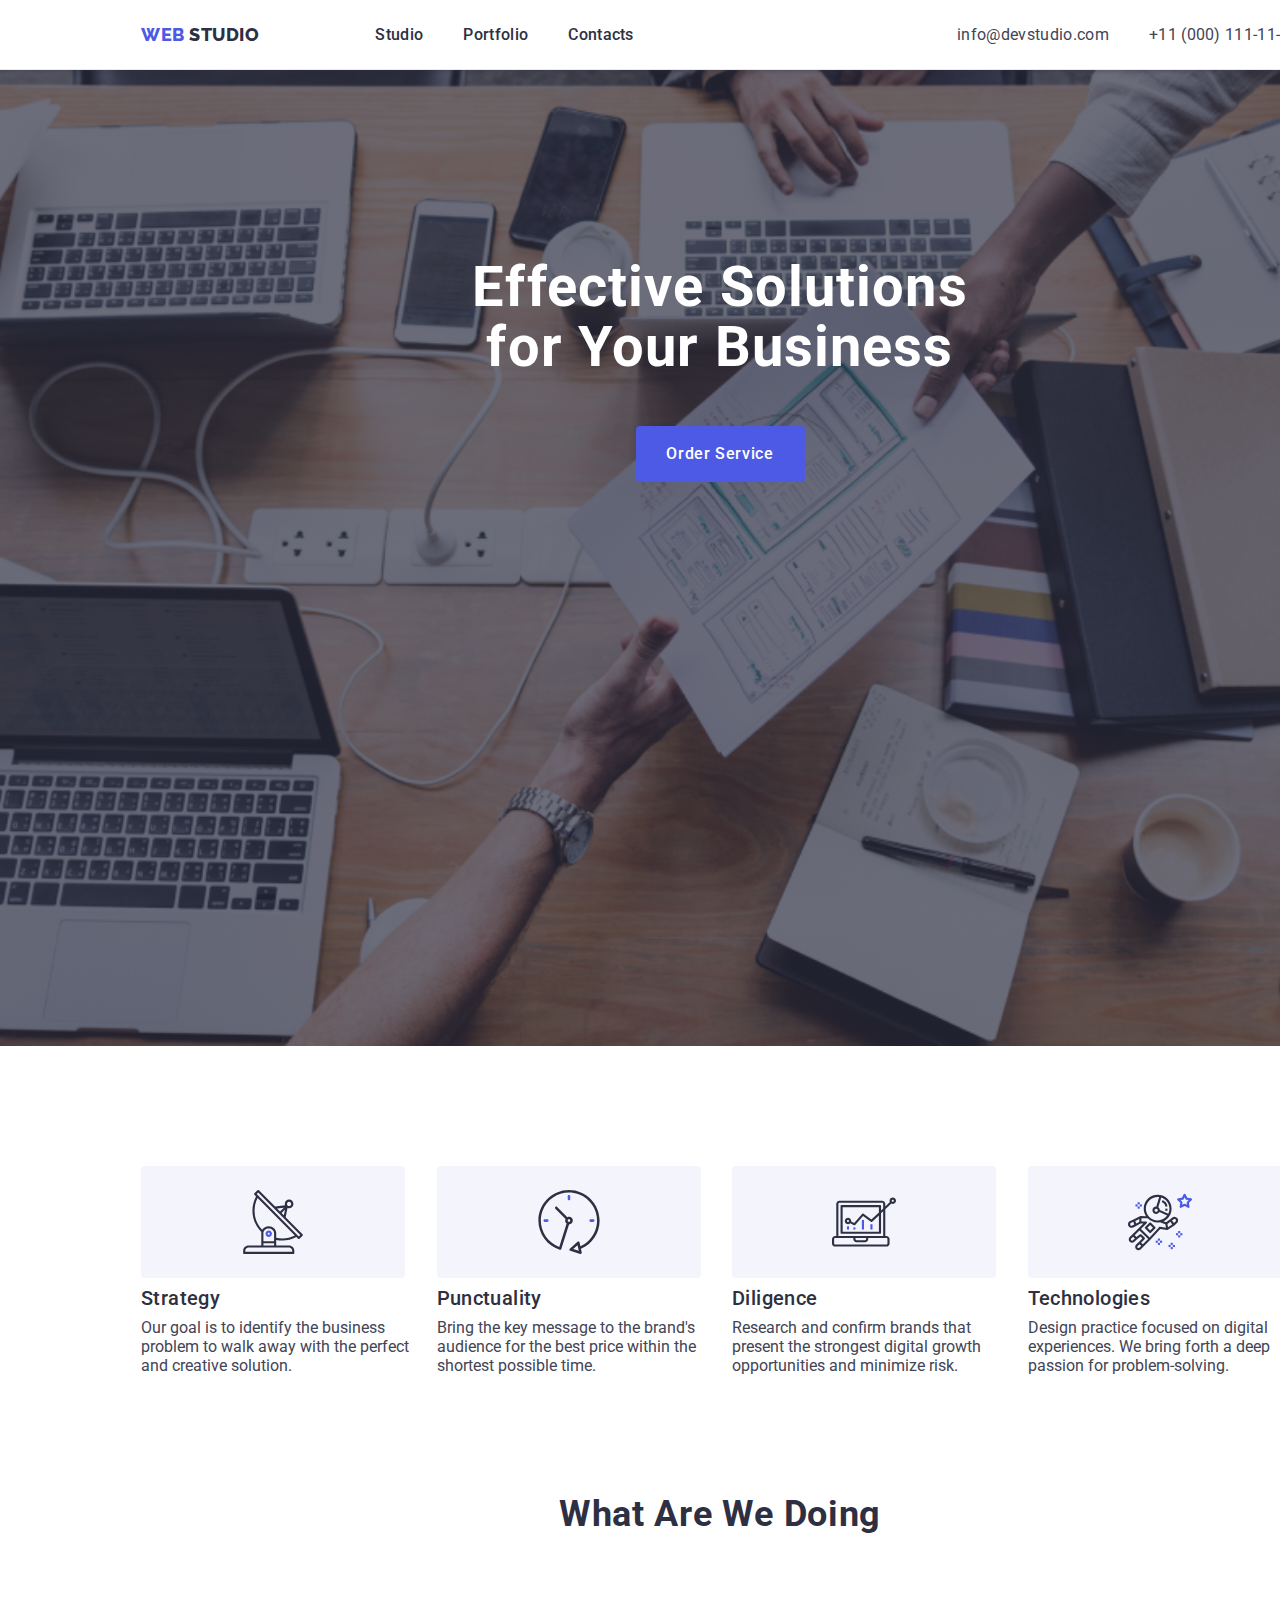
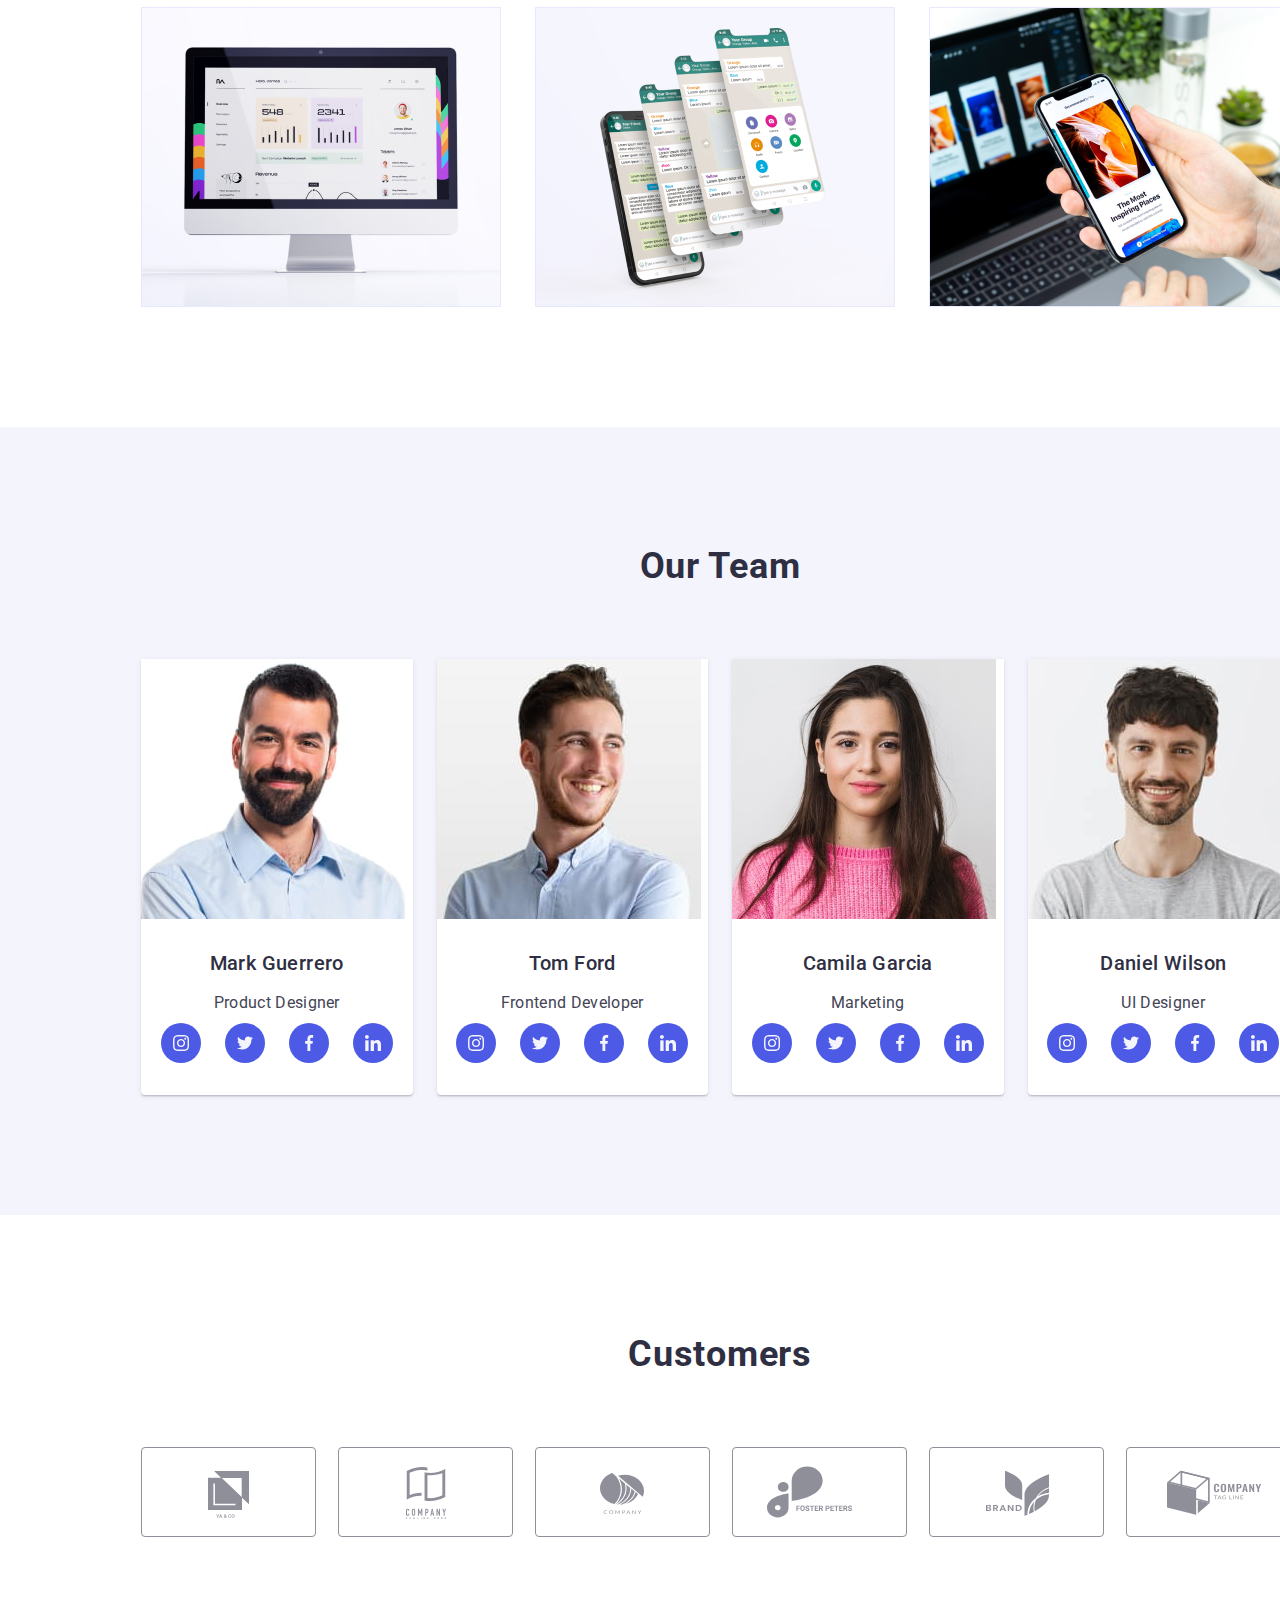
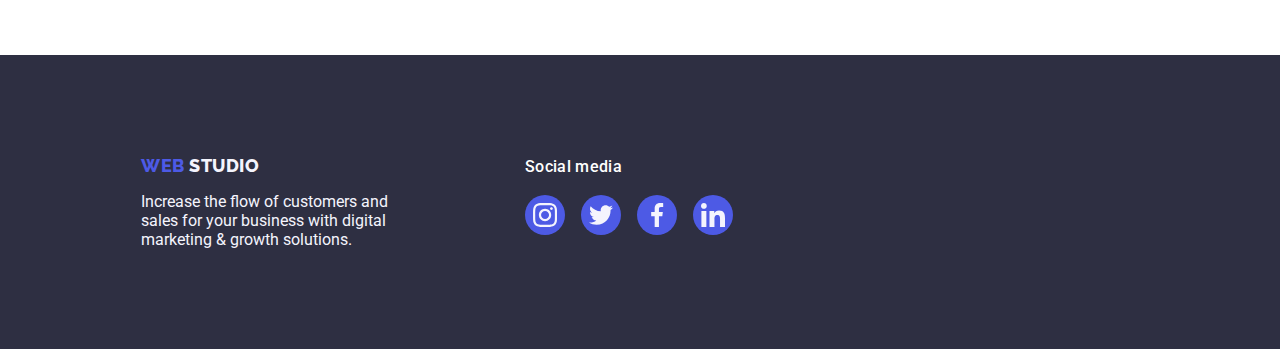
<file: index.html>
<!DOCTYPE html>
<html lang="en">
  <head>
    <meta charset="UTF-8" />
    <meta name="viewport" content="width=device-width, initial-scale=1.0" />
    <title>Homework5</title>

    <link rel="preconnect" href="https://fonts.googleapis.com" />
    <link rel="preconnect" href="https://fonts.gstatic.com" crossorigin />
    <link
      href="https://fonts.googleapis.com/css2?family=Montserrat:ital,wght@1,700&family=Roboto:wght@100;300;400;500;700;900&display=swap"
      rel="stylesheet"
    />
    <link
      href="https://fonts.googleapis.com/css2?family=Montserrat:ital,wght@1,700&family=Raleway:wght@100;200;300;400;500;600;700;800;900&family=Roboto:wght@100;300;400;500;700;900&display=swap"
      rel="stylesheet"
    />
    <link
      rel="stylesheet"
      href="https://cdnjs.cloudflare.com/ajax/libs/modern-normalize/2.0.0/modern-normalize.min.css"
      integrity="sha512-4xo8blKMVCiXpTaLzQSLSw3KFOVPWhm/TRtuPVc4WG6kUgjH6J03IBuG7JZPkcWMxJ5huwaBpOpnwYElP/m6wg=="
      crossorigin="anonymous"
      referrerpolicy="no-referrer"
    />

    <link rel="stylesheet" href="./css/styles.css" />
  </head>
  <body>
    <header class="header">
      <div class="container">
        <nav class="list nav">
          <a class="link logo" href="./index.html">
            Web
            <span class="logo-header">Studio</span>
          </a>
          <ul class="list">
            <!--first nav link-->
            <li class="nav-link">
              <a class="link nav_link_item" href="./index.html">Studio</a>
            </li>
            <!--second nav-link-->
            <li class="nav-link">
              <a class="link nav_link_item" href="./portfolio.html"
                >Portfolio</a
              >
            </li>
            <!--third nav-link-->
            <li class="nav-link">
              <a class="link nav_link_item" href="">Contacts</a>
            </li>
          </ul>
        </nav>
        <address class="address nav">
          <ul class="list">
            <li>
              <a class="link" href="mailto:info@devstudio.com"
                >info@devstudio.com</a
              >
            </li>
            <li>
              <a class="link" href="tel:+110001111111">+11 (000) 111-11-11</a>
            </li>
          </ul>
        </address>
      </div>
    </header>
    <main>
      <section class="section section-one">
        <div>
          <h1 class="hero-title">Effective Solutions for Your Business</h1>
          <button class="button hero-button" type="button">
            Order Service
          </button>
        </div>
      </section>
      <section class="section section-two">
        <div class="container">
          <h2 class="visually-hidden">Values</h2>
          <!--not really included-->
          <ul class="list">
            <li class="feature-list">
              <div class="rectangle">
                <svg width="64" height="64">
                  <use href="./images/icons.svg#antenna" />
                </svg>
              </div>
              <h3 class="feature-title">Strategy</h3>
              <p class="feature-text">
                Our goal is to identify the business problem to walk away with
                the perfect and creative solution.
              </p>
            </li>

            <li class="feature-list">
              <div class="rectangle">
                <svg width="64" height="64">
                  <use href="./images/icons.svg#clock"></use>
                </svg>
              </div>
              <h3 class="feature-title">Punctuality</h3>
              <p class="feature-text">
                Bring the key message to the brand's audience for the best price
                within the shortest possible time.
              </p>
            </li>

            <li class="feature-list">
              <div class="rectangle">
                <svg width="64" height="64">
                  <use href="./images/icons.svg#diagram"></use>
                </svg>
              </div>
              <h3 class="feature-title">Diligence</h3>
              <p class="feature-text">
                Research and confirm brands that present the strongest digital
                growth opportunities and minimize risk.
              </p>
            </li>

            <li class="feature-list">
              <div class="rectangle">
                <svg width="64" height="64">
                  <use href="./images/icons.svg#astronaut"></use>
                </svg>
              </div>
              <h3 class="feature-title">Technologies</h3>
              <p class="feature-text">
                Design practice focused on digital experiences. We bring forth a
                deep passion for problem-solving.
              </p>
            </li>
          </ul>
        </div>
      </section>
      <!--section3-->
      <section class="section section-three">
        <div class="container __column">
          <h2 class="section-header">What are we doing</h2>
          <ul class="list">
            <li class="list-images">
              <img src="./images/img1.jpg" alt="image1" width="360" />
            </li>
            <li class="list-images">
              <img src="./images/img2.jpg" alt="image2" width="360" />
            </li>
            <li class="list-images">
              <img src="./images/img3.jpg" alt="image3" width="360" />
            </li>
          </ul>
        </div>
      </section>

      <!--section4-->
      <section class="section section-four">
        <div class="container __column">
          <h2 class="section-header">Our Team</h2>
          <ul class="list team-list">
            <li class="member">
              <img src="./images/guy1.jpg" alt="Mark Guerero" width="264" />
              <div class="card-container">
                <h3 class="feature-title">Mark Guerrero</h3>
                <p class="job">Product Designer</p>
                <ul class="list trailing-icons">
                  <li class="social-media-item">
                    <a
                      class="social-media-links"
                      href="https://www.instagram.com/"
                      target="_blank"
                      rel="noopener no-referrer"
                    >
                      <svg class="socmed_icon" width="16" height="16">
                        <use href="./images/icons.svg#instagram" />
                      </svg>
                    </a>
                  </li>
                  <li class="social-media-item">
                    <a
                      class="social-media-links"
                      href="https://www.twitter.com/"
                      target="_blank"
                      rel="noopener no-referrer"
                    >
                      <svg class="socmed_icon" width="16" height="16">
                        <use href="./images/icons.svg#twitter" />
                      </svg>
                    </a>
                  </li>
                  <li class="social-media-item">
                    <a
                      class="social-media-links"
                      href="https://www.facebook.com/"
                      target="_blank"
                      rel="noopener no-referrer"
                    >
                      <svg class="socmed_icon" width="16" height="16">
                        <use href="./images/icons.svg#facebook" />
                      </svg>
                    </a>
                  </li>
                  <li class="social-media-item">
                    <a
                      class="social-media-links"
                      href="https://www.linkedin.com"
                      target="_blank"
                      rel="noopener no-referrer"
                    >
                      <svg class="socmed_icon" width="16" height="16">
                        <use href="./images/icons.svg#linkedin" />
                      </svg>
                    </a>
                  </li>
                </ul>
              </div>
            </li>

            <li class="member">
              <img src="./images/guy2.jpg" alt="Tom Ford" width="264" />
              <div class="card-container">
                <h3 class="feature-title">Tom Ford</h3>
                <p class="job">Frontend Developer</p>
                <ul class="list trailing-icons">
                  <li class="social-media-item">
                    <a
                      class="social-media-links"
                      href="https://www.instagram.com/"
                      target="_blank"
                      rel="noopener no-referrer"
                    >
                      <svg class="socmed_icon" width="16" height="16">
                        <use href="./images/icons.svg#instagram" />
                      </svg>
                    </a>
                  </li>
                  <li class="social-media-item">
                    <a
                      class="social-media-links"
                      href="https://www.twitter.com/"
                      target="_blank"
                      rel="noopener no-referrer"
                    >
                      <svg class="socmed_icon" width="16" height="16">
                        <use href="./images/icons.svg#twitter" />
                      </svg>
                    </a>
                  </li>
                  <li class="social-media-item">
                    <a
                      class="social-media-links"
                      href="https://www.facebook.com/"
                      target="_blank"
                      rel="noopener no-referrer"
                    >
                      <svg class="socmed_icon" width="16" height="16">
                        <use href="./images/icons.svg#facebook" />
                      </svg>
                    </a>
                  </li>
                  <li class="social-media-item">
                    <a
                      class="social-media-links"
                      href="https://www.linkedin.com"
                      target="_blank"
                      rel="noopener no-referrer"
                    >
                      <svg class="socmed_icon" width="16" height="16">
                        <use href="./images/icons.svg#linkedin" />
                      </svg>
                    </a>
                  </li>
                </ul>
              </div>
            </li>

            <li class="member">
              <img src="./images/girl3.jpg" alt="Camila Garcia" width="264" />
              <div class="card-container">
                <h3 class="feature-title">Camila Garcia</h3>
                <p class="job">Marketing</p>
                <ul class="list trailing-icons">
                  <li class="social-media-item">
                    <a
                      class="social-media-links"
                      href="https://www.instagram.com/"
                      target="_blank"
                      rel="noopener no-referrer"
                    >
                      <svg class="socmed_icon" width="16" height="16">
                        <use href="./images/icons.svg#instagram" />
                      </svg>
                    </a>
                  </li>
                  <li class="social-media-item">
                    <a
                      class="social-media-links"
                      href="https://www.twitter.com/"
                      target="_blank"
                      rel="noopener no-referrer"
                    >
                      <svg class="socmed_icon" width="16" height="16">
                        <use href="./images/icons.svg#twitter" />
                      </svg>
                    </a>
                  </li>
                  <li class="social-media-item">
                    <a
                      class="social-media-links"
                      href="https://www.facebook.com/"
                      target="_blank"
                      rel="noopener no-referrer"
                    >
                      <svg class="socmed_icon" width="16" height="16">
                        <use href="./images/icons.svg#facebook" />
                      </svg>
                    </a>
                  </li>
                  <li class="social-media-item">
                    <a
                      class="social-media-links"
                      href="https://www.linkedin.com"
                      target="_blank"
                      rel="noopener no-referrer"
                    >
                      <svg class="socmed_icon" width="16" height="16">
                        <use href="./images/icons.svg#linkedin" />
                      </svg>
                    </a>
                  </li>
                </ul>
              </div>
            </li>

            <li class="member">
              <img src="./images/guy4.jpg" alt="Daniel Wilson" width="264" />
              <div class="card-container">
                <h3 class="feature-title">Daniel Wilson</h3>
                <p class="job">UI Designer</p>
                <ul class="list trailing-icons">
                  <li class="social-media-item">
                    <a
                      class="social-media-links"
                      href="https://www.instagram.com/"
                      target="_blank"
                      rel="noopener no-referrer"
                    >
                      <svg class="socmed_icon" width="16" height="16">
                        <use href="./images/icons.svg#instagram" />
                      </svg>
                    </a>
                  </li>
                  <li class="social-media-item">
                    <a
                      class="social-media-links"
                      href="https://www.twitter.com/"
                      target="_blank"
                      rel="noopener no-referrer"
                    >
                      <svg class="socmed_icon" width="16" height="16">
                        <use href="./images/icons.svg#twitter" />
                      </svg>
                    </a>
                  </li>
                  <li class="social-media-item">
                    <a
                      class="social-media-links"
                      href="https://www.facebook.com/"
                      target="_blank"
                      rel="noopener no-referrer"
                    >
                      <svg class="socmed_icon" width="16" height="16">
                        <use href="./images/icons.svg#facebook" />
                      </svg>
                    </a>
                  </li>
                  <li class="social-media-item">
                    <a
                      class="social-media-links"
                      href="https://www.linkedin.com"
                      target="_blank"
                      rel="noopener no-referrer"
                    >
                      <svg class="socmed_icon" width="16" height="16">
                        <use href="./images/icons.svg#linkedin" />
                      </svg>
                    </a>
                  </li>
                </ul>
              </div>
            </li>
          </ul>
        </div>
      </section>
      <section class="section section-five">
        <div class="container __column">
          <h2 class="section-header">Customers</h2>
          <ul class="customers-list">
            <li class="list customers-logo">
              <a
                class="customers_link"
                href="./images/icons.svg"
                target="_blank"
                rel="noopener no-referrer"
              >
                <svg class="customers_icon" width="104" height="56">
                  <use href="./images/icons.svg#logo_vaco" />
                </svg>
              </a>
            </li>

            <li class="list customers-logo">
              <a
                class="customers_link"
                href="./images/icons.svg"
                target="_blank"
                rel="noopener no-referrer"
              >
                <svg class="customers_icon" width="104" height="56">
                  <use href="./images/icons.svg#logo_windows" />
                </svg>
              </a>
            </li>
            <li class="list customers-logo">
              <a
                class="customers_link"
                href="./images/icons.svg"
                target="_blank"
                rel="noopener no-referrer"
              >
                <svg class="customers_icon" width="104" height="56">
                  <use href="./images/icons.svg#logo_potato" />
                </svg>
              </a>
            </li>
            <li class="list customers-logo">
              <a
                class="customers_link"
                href="./images/icons.svg"
                target="_blank"
                rel="noopener no-referrer"
              >
                <svg class="customers_icon" width="104" height="56">
                  <use href="./images/icons.svg#logo_foster" />
                </svg>
              </a>
            </li>
            <li class="list customers-logo">
              <a
                class="customers_link"
                href="./images/icons.svg"
                target="_blank"
                rel="noopener no-referrer"
              >
                <svg class="customers_icon" width="104" height="56">
                  <use href="./images/icons.svg#logo_brand" />
                </svg>
              </a>
            </li>
            <li class="list customers-logo">
              <a
                class="customers_link"
                href="./images/icons.svg"
                target="_blank"
                rel="noopener no-referrer"
              >
                <svg class="customers_icon" width="104" height="56">
                  <use href="./images/icons.svg#logo_tagline" />
                </svg>
              </a>
            </li>
          </ul>
        </div>
      </section>
    </main>
    <!--====================footer-->
    <footer class="footer">
      <div class="container">
        <div class="footer-logo __column">
          <a class="link logo" href="./index.html">
            Web
            <span class="footer_studio">Studio</span>
          </a>

          <p class="footer-text">
            Increase the flow of customers and sales for your business with
            digital marketing & growth solutions.
          </p>
        </div>
        <div class="footer-socmed-cont __column">
          <p class="footer_socmed">Social media</p>
          <ul class="list trailing-icons">
            <li class="social-media-item">
              <a
                class="social-media-links"
                href="https://www.instagram.com/"
                target="_blank"
                rel="noopener no-referrer"
              >
                <svg class="socmed_icon" width="24" height="24">
                  <use href="./images/icons.svg#instagram" />
                </svg>
              </a>
            </li>
            <li class="social-media-item">
              <a
                class="social-media-links"
                href="https://www.twitter.com/"
                target="_blank"
                rel="noopener no-referrer"
              >
                <svg class="socmed_icon" width="24" height="24">
                  <use href="./images/icons.svg#twitter" />
                </svg>
              </a>
            </li>
            <li class="social-media-item">
              <a
                class="social-media-links"
                href="https://www.facebook.com/"
                target="_blank"
                rel="noopener no-referrer"
              >
                <svg class="socmed_icon" width="24" height="24">
                  <use href="./images/icons.svg#facebook" />
                </svg>
              </a>
            </li>
            <li class="social-media-item">
              <a
                class="social-media-links"
                href="https://www.linkedin.com"
                target="_blank"
                rel="noopener no-referrer"
              >
                <svg class="socmed_icon" width="24" height="24">
                  <use href="./images/icons.svg#linkedin" />
                </svg>
              </a>
            </li>
          </ul>
        </div>
      </div>
    </footer>
    <script src="./js/modal.js"></script>
  </body>
</html>
</file>
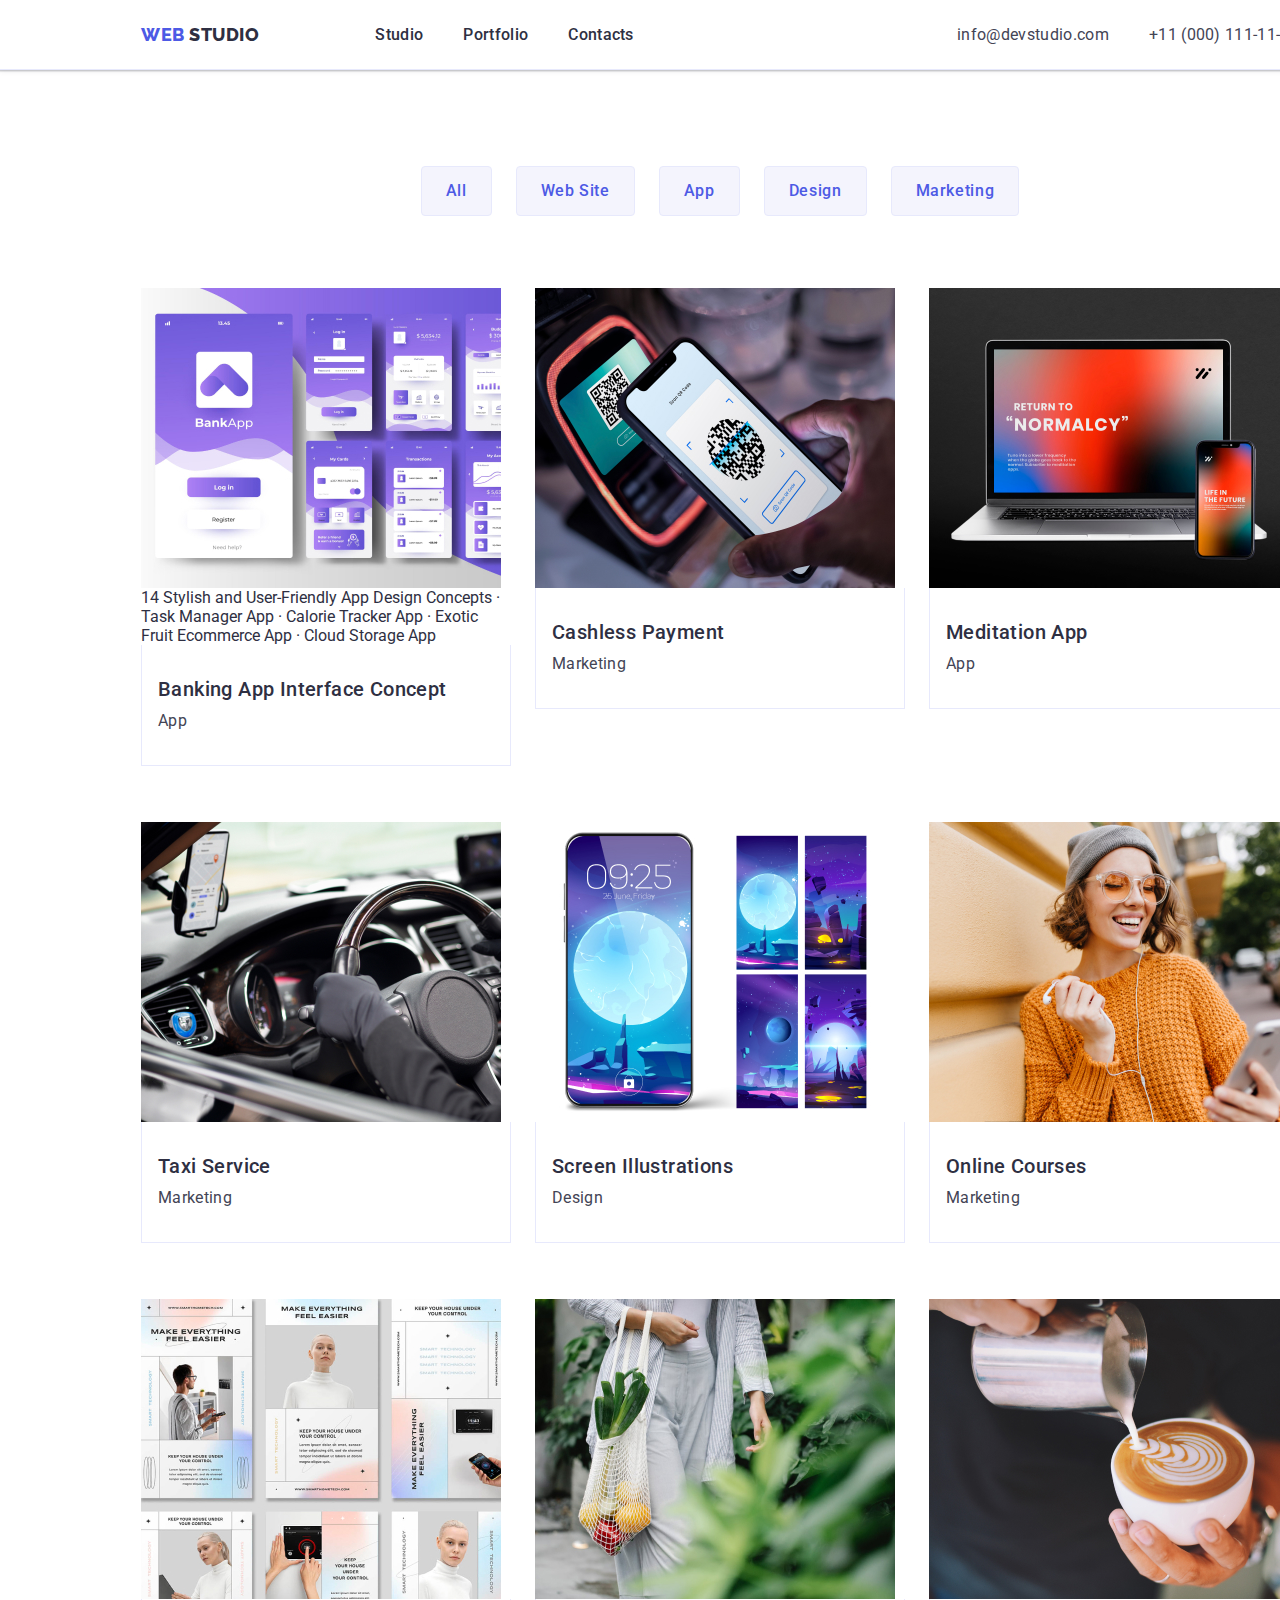
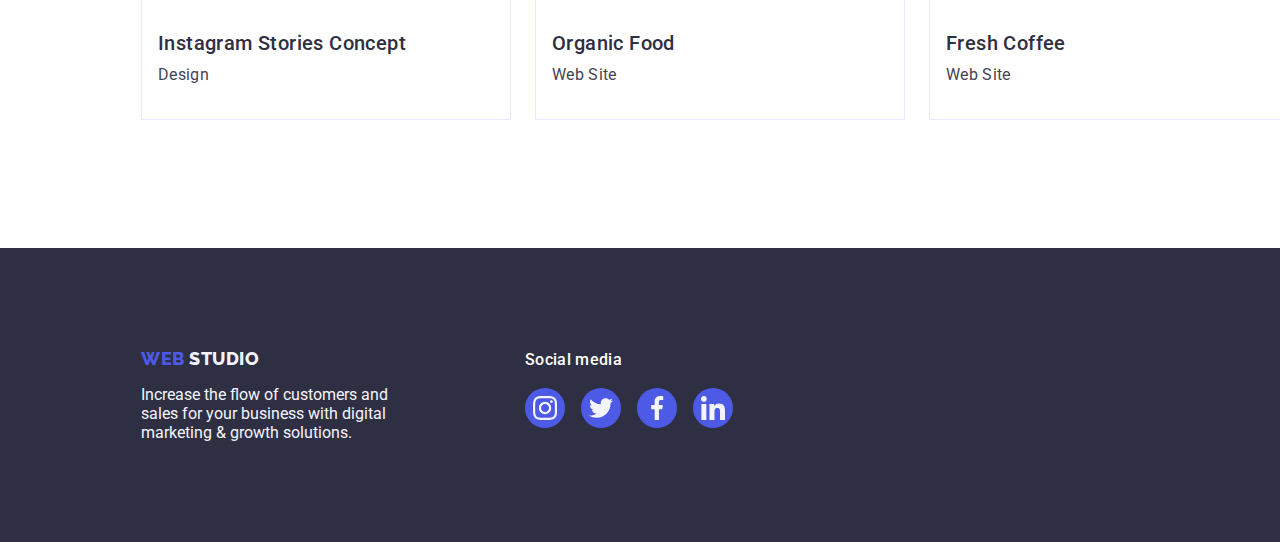
<file: portfolio.html>
<!DOCTYPE html>
<html lang="en">
  <head>
    <meta charset="UTF-8" />
    <meta name="viewport" content="width=device-width, initial-scale=1.0" />
    <title>Homework4</title>

    <link rel="preconnect" href="https://fonts.googleapis.com" />
    <link rel="preconnect" href="https://fonts.gstatic.com" crossorigin />
    <link
      href="https://fonts.googleapis.com/css2?family=Montserrat:ital,wght@1,700&family=Roboto:wght@100;300;400;500;700;900&display=swap"
      rel="stylesheet"
    />
    <link
      href="https://fonts.googleapis.com/css2?family=Montserrat:ital,wght@1,700&family=Raleway:wght@100;200;300;400;500;600;700;800;900&family=Roboto:wght@100;300;400;500;700;900&display=swap"
      rel="stylesheet"
    />
    <link
      rel="stylesheet"
      href="https://cdnjs.cloudflare.com/ajax/libs/modern-normalize/2.0.0/modern-normalize.min.css"
      integrity="sha512-4xo8blKMVCiXpTaLzQSLSw3KFOVPWhm/TRtuPVc4WG6kUgjH6J03IBuG7JZPkcWMxJ5huwaBpOpnwYElP/m6wg=="
      crossorigin="anonymous"
      referrerpolicy="no-referrer"
    />
    <link rel="stylesheet" href="./css/styles.css" />
  </head>
  <body>
    <header class="header">
      <div class="container">
        <nav class="list nav">
          <a class="link logo" href="./index.html">
            Web
            <span class="logo-header">Studio</span>
          </a>
          <ul class="list">
            <!--first nav link-->
            <li class="nav-link">
              <a class="link nav_link_item" href="./index.html">Studio</a>
            </li>
            <!--second nav-link-->
            <li class="nav-link">
              <a class="link nav_link_item" href="./portfolio.html"
                >Portfolio</a
              >
            </li>
            <!--third nav-link-->
            <li class="nav-link">
              <a class="link nav_link_item" href="">Contacts</a>
            </li>
          </ul>
        </nav>
        <address class="address nav">
          <ul class="list">
            <li>
              <a class="link" href="mailto:info@devstudio.com"
                >info@devstudio.com</a
              >
            </li>
            <li>
              <a class="link" href="tel:+110001111111">+11 (000) 111-11-11</a>
            </li>
          </ul>
        </address>
      </div>
    </header>

    <main>
      <section class="portfolio-section">
        <div class="container __column">
          <h1 class="visually-hidden">Portfolio Page</h1>

          <ul class="list filter-button">
            <li class="button-link">
              <button class="button button-style" type="button">All</button>
            </li>
            <li>
              <!--============================button2-->
              <button class="button button-style" type="button">
                Web Site
              </button>
            </li>
            <li>
              <!--============================button3-->
              <button class="button button-style" type="button">App</button>
            </li>
            <li>
              <!--============================button4-->
              <button class="button button-style" type="button">Design</button>
            </li>
            <li>
              <!--============================button5-->
              <button class="button button-style" type="button">
                Marketing
              </button>
            </li>
          </ul>
          <ul class="list cards">
            <!--===============================image1-->
            <li class="project-card">
              <div class="project_image">
                <a class="link blue_overlay" href="">
                  <img
                    src="./images/row1-image1.jpg"
                    alt="banking"
                    width="360"
                  />
                  <div class="pop-up">
                    <p>
                      14 Stylish and User-Friendly App Design Concepts · Task
                      Manager App · Calorie Tracker App · Exotic Fruit Ecommerce
                      App · Cloud Storage App
                    </p>
                  </div>
                  <div class="project-container">
                    <h2 class="card-title">Banking App Interface Concept</h2>
                    <p class="design">App</p>
                  </div>
                </a>
              </div>
            </li>

            <li class="project-card">
              <a class="link" href="">
                <img src="./images/row1-image2.jpg" alt="payment" width="360" />
                <div class="project-container">
                  <h2 class="card-title">Cashless Payment</h2>
                  <p class="design">Marketing</p>
                </div>
              </a>
            </li>
            <!--===============================image3-->
            <li class="project-card">
              <a class="link" href="">
                <img
                  src="./images/row1-image3.jpg"
                  alt="meditation"
                  width="360"
                />
                <div class="project-container">
                  <h2 class="card-title">Meditation App</h2>
                  <p class="design">App</p>
                </div>
              </a>
            </li>
            <!--===============================image4-->
            <li class="project-card">
              <a class="link" href="">
                <img src="./images/row2-image1.jpg" alt="taxi" width="360" />
                <div class="project-container">
                  <h2 class="card-title">Taxi Service</h2>
                  <p class="design">Marketing</p>
                </div>
              </a>
            </li>
            <!--===============================image5-->
            <li class="project-card">
              <a class="link" href="">
                <img src="./images/row2-image2.jpg" alt="screen" width="360" />
                <div class="project-container">
                  <h2 class="card-title">Screen Illustrations</h2>
                  <p class="design">Design</p>
                </div>
              </a>
            </li>
            <!--===============================image6-->
            <li class="project-card">
              <a class="link" href="">
                <img src="./images/row2-image3.jpg" alt="online" width="360" />
                <div class="project-container">
                  <h2 class="card-title">Online Courses</h2>
                  <p class="design">Marketing</p>
                </div>
              </a>
            </li>
            <!--===============================image7-->
            <li class="project-card">
              <a class="link" href="">
                <img
                  src="./images/row3-image1.jpg"
                  alt="instagram"
                  width="360"
                />
                <div class="project-container">
                  <h2 class="card-title">Instagram Stories Concept</h2>
                  <p class="design">Design</p>
                </div>
              </a>
            </li>
            <!--===============================image8-->
            <li class="project-card">
              <a class="link" href="">
                <img src="./images/row3-image2.jpg" alt="food" width="360" />
                <div class="project-container">
                  <h2 class="card-title">Organic Food</h2>
                  <p class="design">Web Site</p>
                </div>
              </a>
            </li>
            <!--===============================image9-->
            <li class="project-card">
              <a class="link" href="">
                <img src="./images/row3-image3.jpg" alt="coffee" width="360" />
                <div class="project-container">
                  <h2 class="card-title">Fresh Coffee</h2>
                  <p class="design">Web Site</p>
                </div>
              </a>
            </li>
          </ul>
        </div>
      </section>
    </main>
    <footer class="footer">
      <div class="container">
        <div class="footer-logo __column">
          <a class="link logo" href="./index.html">
            Web
            <span class="footer_studio">Studio</span>
          </a>

          <p class="footer-text">
            Increase the flow of customers and sales for your business with
            digital marketing & growth solutions.
          </p>
        </div>
        <div class="footer-socmed-cont __column">
          <p class="footer_socmed">Social media</p>
          <ul class="list trailing-icons">
            <li class="social-media-item">
              <a
                class="social-media-links"
                href="https://www.instagram.com/"
                target="_blank"
                rel="noopener no-referrer"
              >
                <svg class="socmed_icon" width="24" height="24">
                  <use href="./images/icons.svg#instagram" />
                </svg>
              </a>
            </li>
            <li class="social-media-item">
              <a
                class="social-media-links"
                href="https://www.twitter.com/"
                target="_blank"
                rel="noopener no-referrer"
              >
                <svg class="socmed_icon" width="24" height="24">
                  <use href="./images/icons.svg#twitter" />
                </svg>
              </a>
            </li>
            <li class="social-media-item">
              <a
                class="social-media-links"
                href="https://www.facebook.com/"
                target="_blank"
                rel="noopener no-referrer"
              >
                <svg class="socmed_icon" width="24" height="24">
                  <use href="./images/icons.svg#facebook" />
                </svg>
              </a>
            </li>
            <li class="social-media-item">
              <a
                class="social-media-links"
                href="https://www.linkedin.com"
                target="_blank"
                rel="noopener no-referrer"
              >
                <svg class="socmed_icon" width="24" height="24">
                  <use href="./images/icons.svg#linkedin" />
                </svg>
              </a>
            </li>
          </ul>
        </div>
      </div>
    </footer>
  </body>
</html>
</file>
<file: css/styles.css>
/*=====================Variables============*/
:root {
  --iris: #4d5ae5;
  --ocean: #404bbf;
  --navyblue: #2e2f42;
  --slate: #434455;
  --white: #ffffff;
  --light-slate: #8e8f99;
  --cornflower: #e7e9fc;
  --cloud: #f4f4fd;
  --green: #31d0aa;
  --grey: #2e2f42;
}
/*===================RESET CSS=====*/
* {
  margin: 0;
  padding: 0;
}

body {
  color: var(--slate);
  font-family: "Roboto", sans-serif;
  background-color: var(--white);
  width: 1440px;
  margin: 0 auto;
}
img {
  display: block;
}
/*===========================LOGO==============*/
/*default link style*/
.link {
  text-decoration: none;
  color: #2e2f42;
}
/*default list style*/
.list {
  list-style: none;
  text-decoration: none;
}
.logo {
  color: var(--iris);
  font-family: "Raleway", sans-serif;
  font-size: 18px;
  font-weight: 800;
  line-height: 1.17;
  letter-spacing: 0.03em;
  text-transform: uppercase;
  margin-right: 76px;
}
.link:hover,
.link:focus,
.address .link:hover,
.address .link:focus {
  color: var(--ocean);
}
.logo-header {
  color: var(--navyblue);
  font-family: Raleway;
  font-size: 18px;
  font-weight: 800;
  line-height: 21px;
  letter-spacing: 0.54px;
  text-transform: uppercase;
}

.nav-link {
  color: var(--navyblue);
  font-family: Roboto;
  font-size: 16px;
  font-weight: 500;
  line-height: 1.5;
  letter-spacing: 0.02em;
  text-decoration: none;
  align-items: center;
}

/*=====*homework5========*/
.nav-link {
  position: relative;
}

.link.nav_link_item:hover::after,
.link.nav_link_item:focus::after {
  content: "";
  width: 100%;
  height: 4px;
  border-radius: 2px;
  background: var(--ocean);
  position: absolute;
  left: 0;
  bottom: -24px;
}
/*=========end of HW5*/
/*==========================ADDRESS ======*/
.address {
  font-style: normal;
}
.address .link {
  line-height: 1.5;
  letter-spacing: 0.02em;
  color: var(--slate);
  align-items: center;
}

/*sections !* ====================HERO SECTION attributes*=======*/
.section-one {
  background-image: linear-gradient(
      rgba(46, 47, 66, 0.7),
      rgba(46, 47, 66, 0.7)
    ),
    url(../images/people-office.jpg);
  background-repeat: no-repeat;
  background-color: var(--navyblue);
  background-position: center;
  background-size: cover;

  max-width: 1440px;
  height: 600px;
  text-align: center;
  flex-shrink: 0;
  padding: 188px 0;
}
.hero-title {
  color: var(--white);
  font-family: Roboto;
  font-size: 56px;
  font-weight: 700;
  line-height: 1.07;
  letter-spacing: 0.02em;
  margin: 0 auto 48px;
  max-width: 496px;
}

/*=====================BUTTON attributes========*/
.button {
  background-color: var(--iris);
  /* Button Text */
  color: var(--white);
  font-family: Roboto, sans-serif;
  font-size: 16px;
  font-style: normal;
  font-weight: 500;
  line-height: 24px;
  letter-spacing: 0.04em;
  cursor: pointer;
}
.button:hover,
.button:focus {
  background-color: var(--ocean);
}
/*========================SECTION TWO===========*/
/* Header 3 */
.feature-list .rectangle {
  display: flex;
  width: 264px;
  height: 112px;
  flex-shrink: 0;
  border-radius: 4px;
  background: var(--cloud);
  align-items: center;
  justify-content: center;
  border-radius: 4px;
  margin-bottom: 8px;
}

.feature-title {
  color: var(--navyblue);

  font-family: Roboto;
  font-size: 20px;
  font-weight: 500;
  line-height: 1.2; /* 120% */
  letter-spacing: 0.02em;
  margin-bottom: 8px;
}

/*paragraph*/
.job {
  line-height: 1.5;
  letter-spacing: 0.02em;
  color: var(--SLATE);
  text-align: center;
  /* Body */
  font-family: Roboto;
  font-size: 16px;
  font-weight: 400;
  letter-spacing: 0.32px;
}

/*=================SECTION THREE attributes============*/
.section-header {
  color: var(--navyblue);
  text-align: center;
  /* Header 2 */
  font-family: Roboto;
  font-size: 36px;
  font-weight: 700;
  line-height: 1.11;
  letter-spacing: 0.02em;
  text-transform: capitalize;
  margin-bottom: 72px;
}

/*section title and p bg color*/

/*=========PORTFOLIO PAGE HW2 and HW3============*/

/*buttons menu*/
.portfolio-section .button-style:hover,
.portfolio-section .button-style:focus {
  color: var(--white);
  background-color: var(--ocean);
}
.portfolio-section {
  padding: 96px 0 120px 0;
}

/* .button-link:hover,
.button-link:focus {
} */
.filter-button {
  display: flex;
  justify-content: center;
  gap: 24px;
  margin-bottom: 72px;
}
.button-style {
  color: var(--iris);
  background-color: var(--cloud);
  padding: 12px 24px 12px;
  border: 1px solid var(--cornflower);
  border-radius: 4px;
  text-decoration: none;
}
.button-style:hover,
.button-style:focus {
  border: 1px solid transparent;
  box-shadow: 0px 3px 1px rgba(0, 0, 0, 0.1), 0px 2px 1px rgba(0, 0, 0, 0.08),
    0px 2px 2px rgba(0, 0, 0, 0.12);
}
/*==========IMAGES=====PORTFOLIO PAGE=========*/
.cards {
  display: flex;
  flex-wrap: wrap;
  column-gap: 24px;
  row-gap: 48px;
}
.project-card {
  /* margin-right: 24px; */
  width: calc((100% - 48px) / 3);
}
.project-card:nth-child(2 + 1) {
  margin-right: 0;
}
.project-card .link {
  display: block;
}
.project-card .link:hover,
.project-card .link:focus {
  box-shadow: 0px 1px 6px rgba(46, 47, 66, 0.08),
    0px 1px 1px rgba(46, 47, 66, 0.16), 0px 2px 1px rgba(46, 47, 66, 0.08);
}
.project-container {
  padding: 32px 16px;
  border: 1px solid var(--cornflower);
  border-top: none;
  margin-bottom: 8px;
}
.card-title {
  font-weight: 500;
  font-size: 20px;
  line-height: 1.2;
  letter-spacing: 0.02em;
  color: var(--navyblue);
  margin-bottom: 8px;
}
.design {
  font-size: 16px;
  line-height: 1.5;
  letter-spacing: 0.02em;
  color: var(--slate);
}
/*hw5 overlay*/
/* .project_image {
  position: relative;
  overflow: hidden;
  width: 360px;
  height: 300px;
  background: var(--iris);
}
.pop-up {
  position: absolute;
  color: var(--cloud);
  font-weight: 400;
  line-height: 24px;
  letter-spacing: 0.32px;
  transform: translatey(100%);
  transition: transform 250ms ease-in-out;
  top: 0;
  left: 0;
  width: 100%;
  height: 100%;
}

.project_image .pop-up:hover {
  transform: translatey(0);
} */
/*============HW5-blue overlay==========*/
/*==================HOMEWORK THREE flex and styles========*/
/*      HEADER     */

.header {
  border-bottom: 1px solid var(--cornflower);
  background: var(--white);
  box-shadow: 0px 1px 6px 0px rgba(46, 47, 66, 0.08),
    0px 1px 1px 0px rgba(46, 47, 66, 0.16),
    0px 2px 1px 0px rgba(46, 47, 66, 0.08);
}

.container {
  display: flex;
  width: 1158px;
  margin: 0 auto;
  padding: 0 15px;
  justify-content: space-between;
}

.header .list {
  display: flex;
  padding: 0;
  gap: 40px;
}
.header .link {
  padding: 24px 0;
}

.header .nav {
  display: flex;
  gap: 40px;
}
.nav {
  align-items: center;
}
/*========SECTION1=========*/

.hero-title {
  font-size: 56px;
  line-height: 1.07;
  letter-spacing: 0.02em;
  max-width: 496px;
  margin: 0 auto 48px;
}

.hero-button {
  display: block;
  min-width: 169px;
  height: 56px;
  border: none;
  border-radius: 4px;
  margin: 0 auto;
}

/*==================SECTION2===========*/
.section-two {
  padding: 120px 0;
}
.section-two svg {
  width: 64px;
  height: 64px;
}
.visually-hidden {
  width: 1px;
  height: 1px;
  padding: 0;
  margin: -1px;
  overflow: hidden;
  clip: rect(0, 0, 0, 0);
  white-space: unset;
  border: 0;
  position: absolute;
  clip-path: inset(100%);
}
.section-two .list {
  display: flex;
  gap: 24px;
}
.section-two .list:last-child {
  margin-right: 0;
}
.feature-list {
  flex-basis: calc((100% - 3 * 24px) / 4);
}

/*======SECTION 3========*/
.section-three {
  padding-bottom: 120px;
}

.__column {
  flex-direction: column;
}

.section-three .list {
  display: flex;
  gap: 24px;
}
.list-images {
  width: calc((100% - 48px) / 3);
}
/*========SECTION4==========*/
.section-four {
  padding: 120px 0;
  background-color: var(--cloud);
}

.team-list {
  display: flex;
  gap: 24px;

  .list team-list {
    align-content: center;
  }
}
.member {
  border-radius: 0px 0px 4px 4px;
  background-color: var(--white);
  flex-basis: calc((100% - 3 * 24px) / 4);
  align-content: center;
  box-shadow: 0 1px 6px rgba(46, 47, 66, 0.08),
    0px 1px 1px rgba(46, 47, 66, 0.16), 0px 2px 1px rgba(46, 47, 66, 0.08);
}
.card-container {
  display: flex;

  flex-direction: column;
  justify-content: center;
  align-items: center;
  gap: 8px;
  padding: 32px 0;
}

.card-container .feature-title {
  /* text-align: center; */
  margin-bottom: 8px;
  text-align: center;
}
.job {
  text-align: center;
  background-color: var(--white);
}
/*HW*/
.trailing-icons {
  display: inline-flex;
  justify-content: center;
  gap: 24px;
}
.social-media-item {
  width: 40px;
  height: 40px;
}
.social-media-links {
  display: flex;
  width: 100%;
  height: 100%;
  background-color: var(--iris);
  border-radius: 50%;
  align-items: center;
  justify-content: center;
}
.social-media-links:hover,
.social-media-links:focus {
  background-color: var(--ocean);
}
.socmed_icon {
  fill: var(--cloud);
}
/*==========CUTOMER SECTION5*=======*/
.section-five {
  padding-top: 120px;
  padding-bottom: 120px;
}
.section-five svg {
  fill: currentColor;
}
.customers-list {
  display: flex;
  gap: 24px;
}
.customers-logo {
  width: calc((100% - 120px) / 6);
  height: 88px;
}
.customers_link {
  display: flex;
  width: 100%;
  height: 100%;
  border: 1px solid var(--light-slate);
  border-radius: 4px;
  align-items: center;
  justify-content: center;
  color: var(--light-slate);
}

.customers_link:hover,
.customers_link:focus {
  border-color: var(--ocean);
  color: var(--ocean);
}

/*=========FOOOTER=========*/
.footer {
  background-color: var(--navyblue);
  padding: 100px 0;
}
.footer .container {
  align-items: baseline;
  justify-content: flex-start;
}
.footer .logo {
  display: inline-block;
  margin-bottom: 16px;
}
.footer-logo {
  margin-right: 120px;
}
.footer-text {
  max-width: 264px;
  color: var(--cloud);
}

.footer_studio {
  color: var(--cloud);
  font-family: Raleway;
  font-size: 18px;
  font-weight: 800;
  line-height: 1.17;
  letter-spacing: 0.03em;
  text-transform: uppercase;
}
/* .footer-text {
  color: var(--cloud);
  font-family: Roboto;
  font-size: 16px;
  font-weight: 400;
  line-height: 1.5;
  letter-spacing: 0.02em; }*/
/* .footer-logo {
  margin-right: 120px;
} */
.footer-socmed-cont {
  display: flex;
  margin-right: 120px;
}
.footer_socmed {
  font-weight: 500;
  font-size: 16px;
  line-height: 1.5;
  letter-spacing: 0.02em;
  color: var(--white);
  margin-bottom: 16px;
}
.footer .trailing-icons {
  display: flex;
  gap: 16px;
}
.footer_socmed .social-media-links {
  width: 40px;
  height: 40px;
}

.footer-socmed-cont .social-media-links:hover,
.footer-socmed-cont .social-media-links:focus {
  background-color: var(--green);
}
</file>
